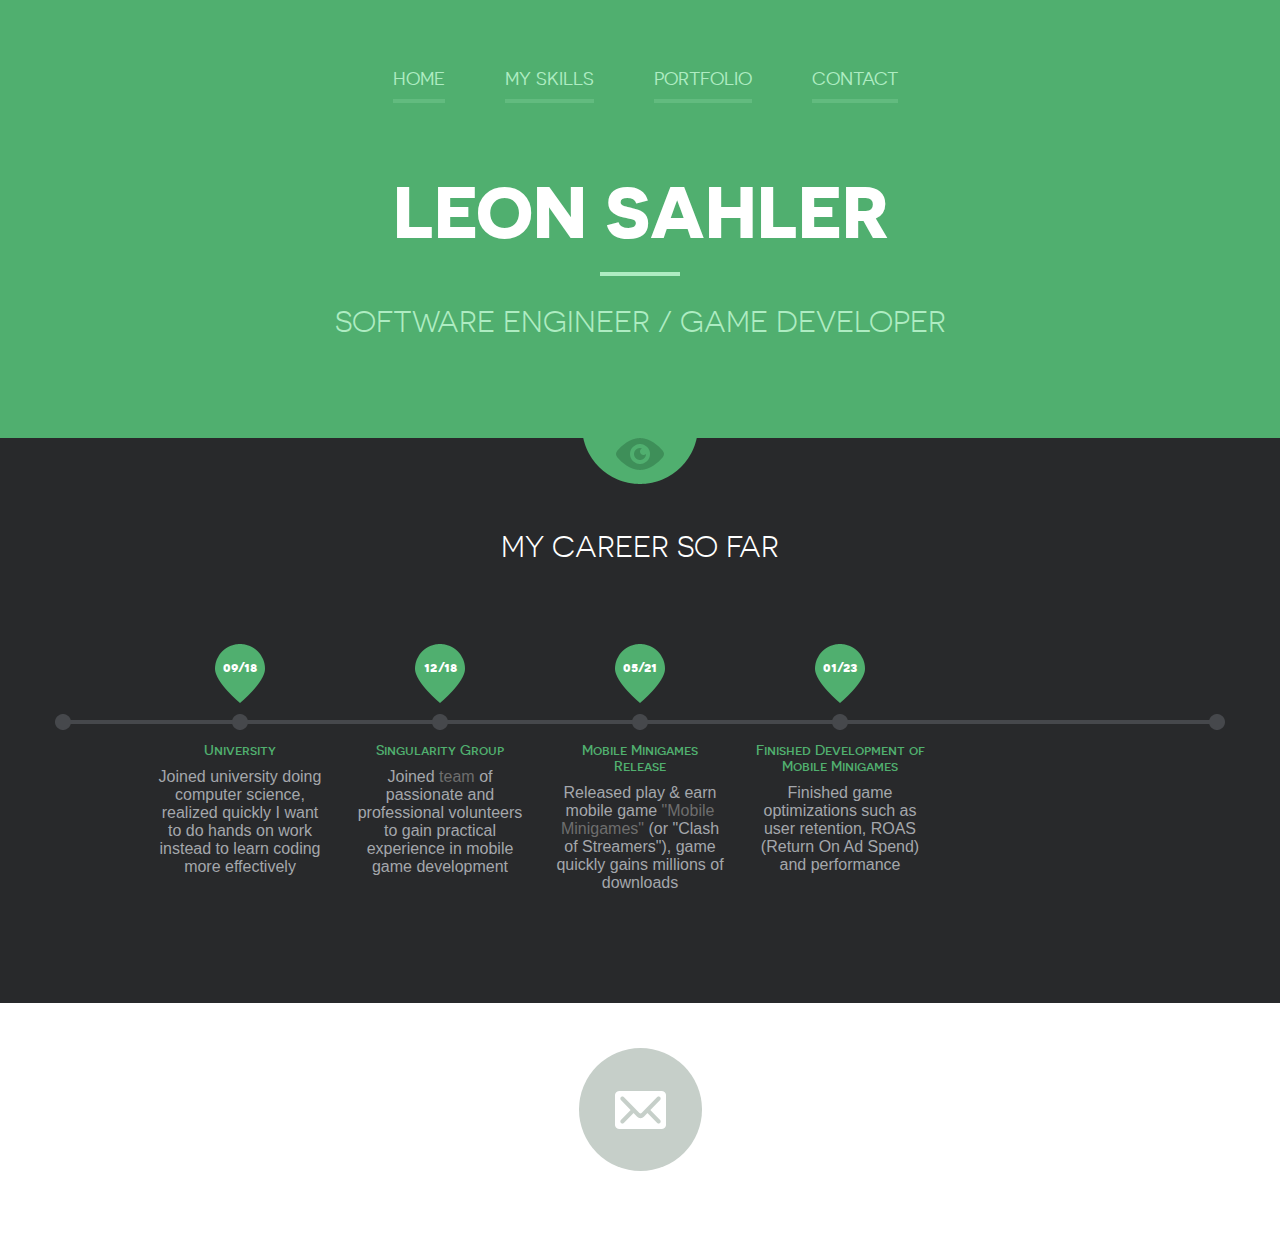
<file: StaticFiles/index.html>
<!DOCTYPE html>
<!--[if lte IE 8]> <html class="oldie" lang="en"> <![endif]-->
<!--[if IE 9]> <html class="ie9" lang="en"> <![endif]-->
<!--[if gt IE 9]><!--> <html lang="en"> <!--<![endif]-->
<head>
	<meta charset="utf-8">
	<meta name="viewport" content="width=device-width, initial-scale=1, maximum-scale=1, minimum-scale=1, user-scalable=no">
	<meta http-equiv="X-UA-Compatible" content="IE=edge,chrome=1">
	<meta name="format-detection" content="telephone=no">
	<title>Leon Sahler</title>
	<link rel="stylesheet" href="js/fancybox/jquery.fancybox.css" type="text/css" media="screen" />
	<link rel="stylesheet" href="css/all.css" />
	<link rel="stylesheet" href="css/screen.css" />
	<script src="https://code.jquery.com/jquery-3.6.0.min.js"></script>
	<script src="js/fancybox/jquery.fancybox.pack.js"></script>
	<script src="js/main.js"></script>
	<!--[if lt IE 9]>
		<script src="http://html5shiv.googlecode.com/svn/trunk/html5.js"></script>
	<![endif]-->
</head>
<body>
	<div id="wrapper">
		<div class="wrapper-holder">
			<header id="header">
				<a class="menu_trigger" href="#">menu</a>
					<nav id="nav">
						<ul>
							<li><a class="active" href="index.html">Home</a></li>
							<li><a href="myskills.html">My skills</a></li>
							<li><a href="portfolio.html">Portfolio</a></li>
							<li><a href="contact.html">Contact</a></li>
						</ul>
					</nav>
				<h1 class="logo">Leon Sahler</h1>
				<h2 class="slogan">Software Engineer / Game Developer</h2>
			</header>
		</div>
		<div class="wrapper-holder grey">
			<section id="main">
				<h2>My Career so far</h2>
				<div class="box_timeline_holder">
					<div class="box_timeline">
						<ul>
							<li>
								<div class="date">
									<span>09/18</span>
								</div>
								<h3>University</h3>
								<p>Joined university doing computer science, realized quickly I want to do hands on work instead to learn coding more effectively</p>
							</li>
							<li>
								<div class="date">
									<span>12/18</span>
								</div>
								<h3>Singularity Group</h3>
								<p>Joined <a href="https://singularitygroup.net/">team</a>  of passionate and professional volunteers to gain practical experience in mobile game development</p>
							</li>
							<li>
								<div class="date">
									<span>05/21</span>
								</div>
								<h3>Mobile Minigames Release</h3>
								<p>Released play & earn mobile game <a href="https://mobileminigames.com/">"Mobile Minigames"</a> (or "Clash of Streamers"), game quickly gains millions of downloads</a></p>
							</li>
							<li>
								<div class="date">
									<span>01/23</span>
								</div>
								<h3>Finished Development of Mobile Minigames</h3>
								<p>Finished game optimizations such as user retention, ROAS (Return On Ad Spend) and performance</p>
							</li>
							<!--<li>
								<div class="date">
									<span>11/13</span>
								</div>
								<h3>dolorem eum</h3>
								<p>Nodi tempora incidunt ut labore dolore magnam</p>
							</li> -->
						</ul>
					</div>
				</div>
			</section>
		</div>
		<footer id="footer">
			<div class="footer-content">
				<ul class="social">
					<li class="email"><a href="mailto:leonsahler@gmail.com">Email</a></li>
					<!-- <li class="facebook"><a href="#">Facebook</a></li> -->
					<!-- <li class="git"><a href="#">Google+</a></li> -->
				</ul>
				<!-- <p class="copy">Copyright 2023 Leon Sahler. All rights reserved.</p> -->
			</div>
		</footer>	
	</div>
	<script src="https://code.jquery.com/jquery-1.11.1.min.js"></script>
	<script src="js/isotope.pkgd.min.js"></script>
	<script src="js/cells-by-row.js"></script>
	<script type="text/javascript" src="js/fancybox/jquery.fancybox.pack.js"></script>
</body>
</html>
</file>
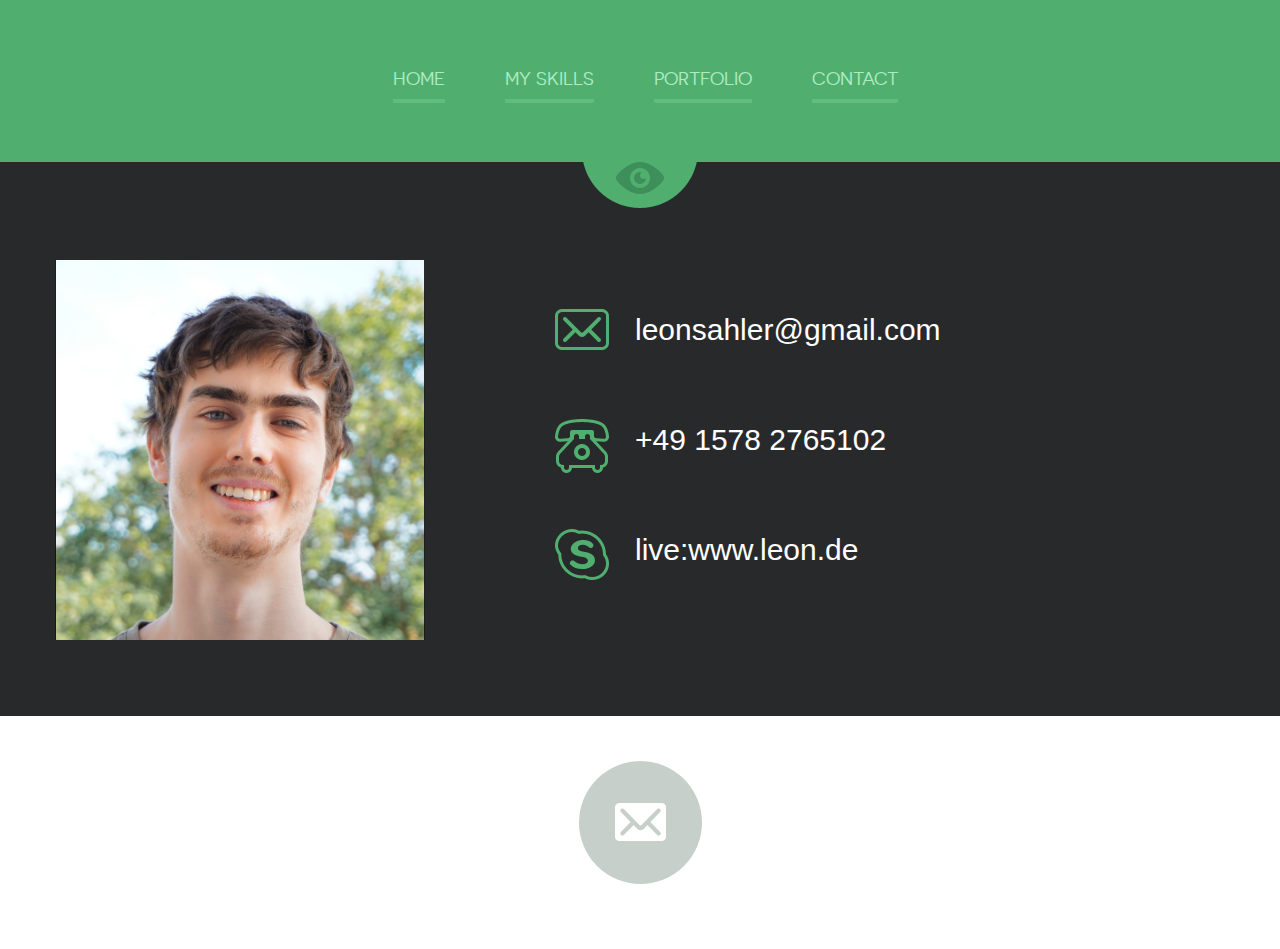
<file: StaticFiles/contact.html>
<!DOCTYPE html>
<!--[if lte IE 8]> <html class="oldie" lang="en"> <![endif]-->
<!--[if IE 9]> <html class="ie9" lang="en"> <![endif]-->
<!--[if gt IE 9]><!--> <html lang="en"> <!--<![endif]-->
<head>
	<meta charset="utf-8">
	<meta name="viewport" content="width=device-width, initial-scale=1, maximum-scale=1, minimum-scale=1, user-scalable=no">
	<meta http-equiv="X-UA-Compatible" content="IE=edge,chrome=1">
	<meta name="format-detection" content="telephone=no">
	<title>Leon Sahler</title>
	<link rel="stylesheet" href="js/fancybox/jquery.fancybox.css" type="text/css" media="screen" />
	<link rel="stylesheet" href="css/all.css" />
	<link rel="stylesheet" href="css/screen.css" />
	<script src="https://code.jquery.com/jquery-3.6.0.min.js"></script>
	<script src="js/fancybox/jquery.fancybox.pack.js"></script>
	<script src="js/main.js"></script>
	<!--[if lt IE 9]>
		<script src="http://html5shiv.googlecode.com/svn/trunk/html5.js"></script>
	<![endif]-->
</head>
<body>
	<div id="wrapper" class="portfolio">
		<div class="wrapper-holder">
			<header id="header">
				<a class="menu_trigger" href="#">menu</a>
					<nav id="nav">
						<ul>
							<li><a href="index.html">Home</a></li>
							<li><a href="myskills.html">My skills</a></li>
							<li><a href="portfolio.html">Portfolio</a></li>
							<li><a class="active" href="contact.html">Contact</a></li>
						</ul>
					</nav>
			</header>
		</div>
		<div class="wrapper-holder grey">
			<section id="main">
				<div class="images_holder"><img src="images/profile pic.png" alt=""></div>
				<div class="box_contact">
					<span class="email">leonsahler@gmail.com</span>
					<span class="phone">+49 1578 2765102</span>
					<span class="skype">live:www.leon.de</span>
				</div>
				<div class="clear"></div>
			</section>
		</div>
		<footer id="footer">
			<div class="footer-content">
				<ul class="social">
					<li class="email"><a href="mailto:leonsahler@gmail.com">Email</a></li>
					<!-- <li class="facebook"><a href="#">Facebook</a></li> -->
					<!-- <li class="google"><a href="#">Google+</a></li> -->
					<!-- <li class="twitter"><a href="#">Twitter</a></li> -->
					<!-- <li class="pinterest"><a href="#">Pinterest</a></li> -->
				</ul>
				<!-- <p class="copy">Copyright 2023 Leon Sahler. All rights reserved.</p> -->
			</div>
		</footer>	
	</div>
	<script src="https://code.jquery.com/jquery-1.11.1.min.js"></script>
	<script src="js/isotope.pkgd.min.js"></script>
	<script src="js/cells-by-row.js"></script>
	<script type="text/javascript" src="js/fancybox/jquery.fancybox.pack.js"></script>
</body>
</html>
</file>
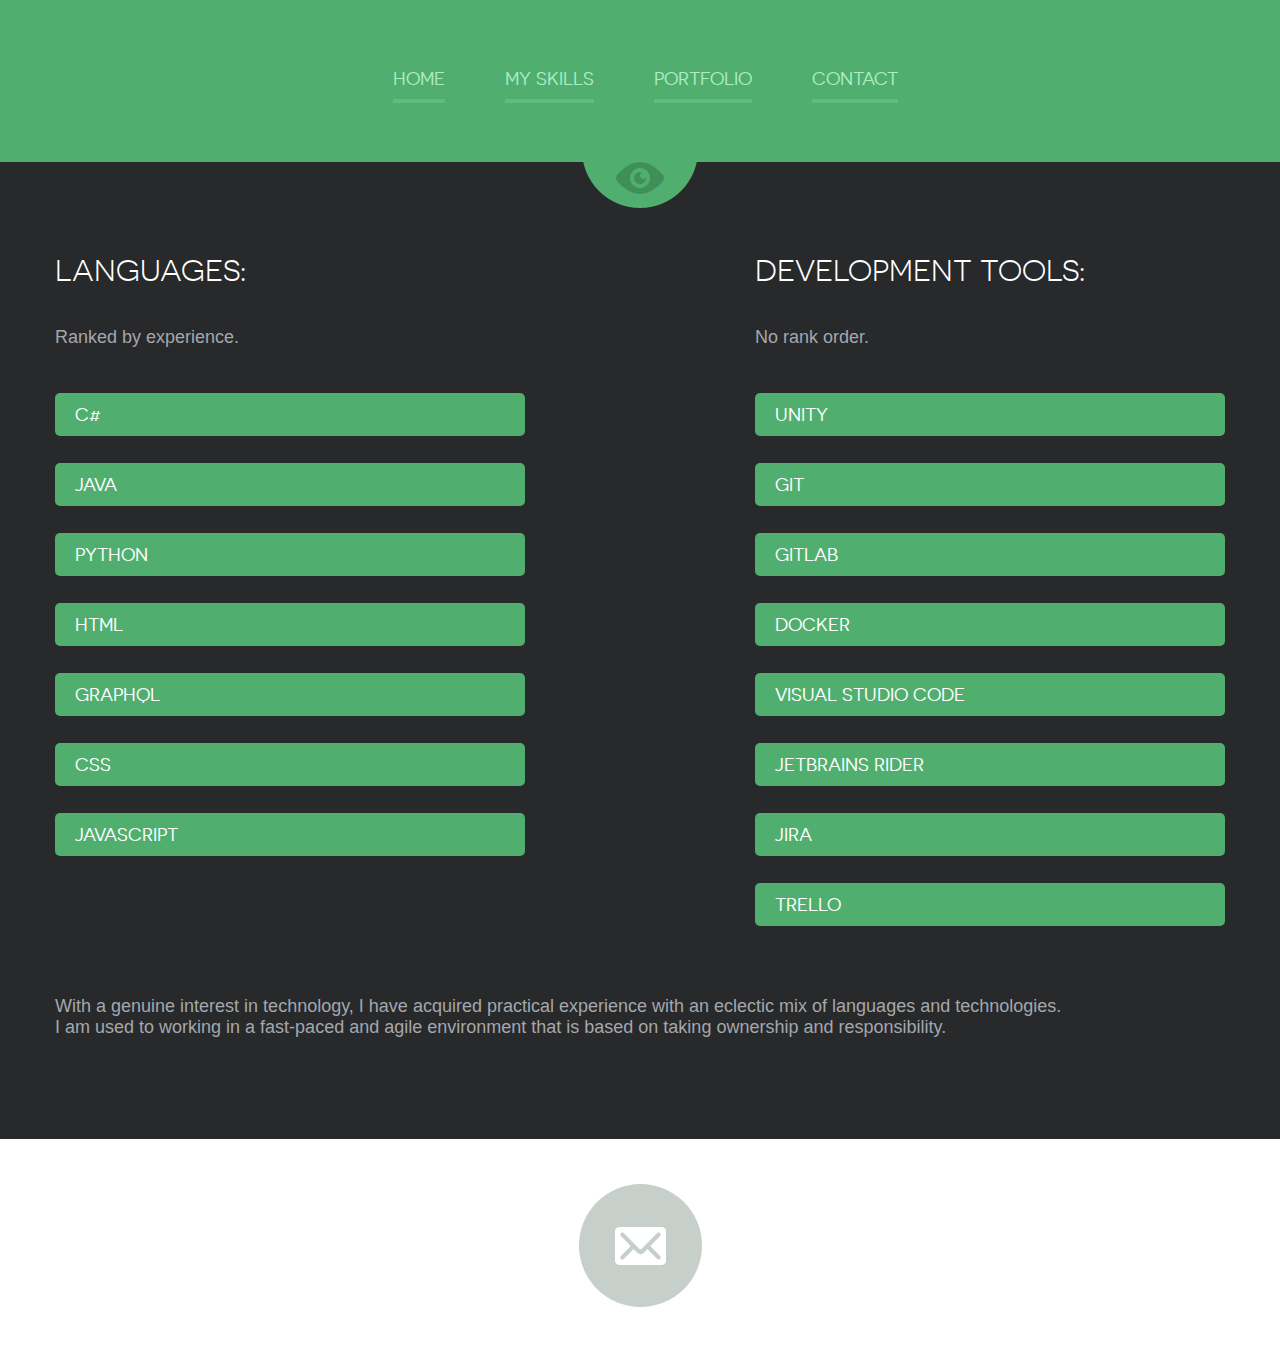
<file: StaticFiles/myskills.html>
<!DOCTYPE html>
<!--[if lte IE 8]> <html class="oldie" lang="en"> <![endif]-->
<!--[if IE 9]> <html class="ie9" lang="en"> <![endif]-->
<!--[if gt IE 9]><!--> <html lang="en"> <!--<![endif]-->
<head>
	<meta charset="utf-8">
	<meta name="viewport" content="width=device-width, initial-scale=1, maximum-scale=1, minimum-scale=1, user-scalable=no">
	<meta http-equiv="X-UA-Compatible" content="IE=edge,chrome=1">
	<meta name="format-detection" content="telephone=no">
	<title>Leon Sahler</title>
	<link rel="stylesheet" href="js/fancybox/jquery.fancybox.css" type="text/css" media="screen" />
	<link rel="stylesheet" href="css/all.css" />
	<link rel="stylesheet" href="css/screen.css" />
	<script src="https://code.jquery.com/jquery-3.6.0.min.js"></script>
	<script src="js/fancybox/jquery.fancybox.pack.js"></script>
	<script src="js/main.js"></script>
	<!--[if lt IE 9]>
		<script src="http://html5shiv.googlecode.com/svn/trunk/html5.js"></script>
	<![endif]-->
</head>
<body>
	<div id="wrapper" class="inner">
		<div class="wrapper-holder">
			<header id="header">
				<a class="menu_trigger" href="#">menu</a>
					<nav id="nav">
						<ul>
							<li><a href="index.html">Home</a></li>
							<li><a class="active" href="myskills.html">My skills</a></li>
							<li><a href="portfolio.html">Portfolio</a></li>
							<li><a href="contact.html">Contact</a></li>
						</ul>
					</nav>
			</header>
		</div>
		<div class="wrapper-holder grey">
			<section id="main">
				<div class="skills_holder">
					<div class="column">
						<h2>Languages:</h2>
						<p>Ranked by experience.</p>
						<ul class="progress">
							<li><span class="full">C#</span></li>
							<li><span class="full">Java</span></li>
							<li><span class="full">Python</span></li>
							<li><span class="full">Html</span></li>
							<li><span class="full">GraphQL</span></li>
							<li><span class="full">Css</span></li>
							<li><span class="full">Javascript</span></li>
						</ul>
					</div>
					<div class="column column-add">
						<h2>Development tools:</h2>
						<p>No rank order.</p>
						<ul class="progress">
							<li><span class="full">Unity</span></li>
							<li><span class="full">Git</span></li>
							<li><span class="full">Gitlab</span></li>
							<li><span class="full">Docker</span></li>
							<li><span class="full">Visual Studio Code</span></li>
							<li><span class="full">JetBrains Rider</span></li>
							<li><span class="full">Jira</span></li>
							<li><span class="full">Trello</span></li>
						</ul>
					</div>
				</div>
				<!-- <ul class="plagin_list">
					<li class="li_1"><a href="#">ps</a></li>
					<li class="li_2"><a href="#">ai</a></li>
					<li class="li_3"><a href="#">ld</a></li>
					<li class="li_4"><a href="#">fl</a></li>
					<li class="li_5"><a href="#">html</a></li>
					<li class="li_6"><a href="#">wp</a></li>
					<li class="li_7"><a href="#">jq</a></li>
					<li class="li_8"><a href="#">seo</a></li>
				</ul>
				<ul class="plagin_list none">
					<li class="li_1"><a href="#">ps</a></li>
					<li class="li_2"><a href="#">ai</a></li>
					<li class="li_3"><a href="#">ld</a></li>
					<li class="li_4"><a href="#">fl</a></li>
				</ul>
				<ul class="plagin_list none">
					<li class="li_5"><a href="#">html</a></li>
					<li class="li_6"><a href="#">wp</a></li>
					<li class="li_7"><a href="#">jq</a></li>
					<li class="li_8"><a href="#">seo</a></li>
				</ul> -->
				<p>With a genuine interest in technology, I have acquired practical experience with an eclectic mix of languages and technologies.<br>
					I am used to working in a fast-paced and agile environment that is based on taking ownership and responsibility.</p>
				<!-- <p>I am used to working in a fast-paced and agile environment that is based on taking ownership and responsibility.</p> -->
			</section>
		</div>
		<footer id="footer">
			<div class="footer-content">
				<ul class="social">
					<li class="email"><a href="mailto:leonsahler@gmail.com">Email</a></li>
					<!-- <li class="facebook"><a href="#">Facebook</a></li> -->
					<!-- <li class="google"><a href="#">Google+</a></li> -->
					<!-- <li class="twitter"><a href="#">Twitter</a></li> -->
					<!-- <li class="pinterest"><a href="#">Pinterest</a></li> -->
				</ul>
				<!-- <p class="copy">Copyright 2023 Leon Sahler. All rights reserved.</p> -->
			</div>
		</footer>	
	</div>
	<script src="https://code.jquery.com/jquery-1.11.1.min.js"></script>
	<script src="js/isotope.pkgd.min.js"></script>
	<script src="js/cells-by-row.js"></script>
	<script type="text/javascript" src="js/fancybox/jquery.fancybox.pack.js"></script>
</body>
</html>
</file>
<file: StaticFiles/css/all.css>
@font-face {
    font-family: 'novecentosanswide';
    src: url('../fonts/novecentosanswide-normal-webfont.eot');
    src: url('../fonts/novecentosanswide-normal-webfont.eot?#iefix') format('embedded-opentype'),
         url('../fonts/novecentosanswide-normal-webfont.woff') format('woff'),
         url('../fonts/novecentosanswide-normal-webfont.ttf') format('truetype'),
         url('../fonts/novecentosanswide-normal-webfont.svg#novecento_sans_widenormal') format('svg');
    font-weight: normal;
    font-style: normal;
}
@font-face {
    font-family: 'novecentosanswide';
    src: url('../fonts/novecentosanswide-bold-webfont.eot');
    src: url('../fonts/novecentosanswide-bold-webfont.eot?#iefix') format('embedded-opentype'),
         url('../fonts/novecentosanswide-bold-webfont.woff') format('woff'),
         url('../fonts/novecentosanswide-bold-webfont.ttf') format('truetype'),
         url('../fonts/novecentosanswide-bold-webfont.svg#novecentosanswidebold') format('svg');
    font-weight: bold;
    font-style: normal;
}
@font-face {
    font-family: 'novecento_sans_widebook';
    src: url('../fonts/novecentosanswide-book-webfont.eot');
    src: url('../fonts/novecentosanswide-book-webfont.eot?#iefix') format('embedded-opentype'),
         url('../fonts/novecentosanswide-book-webfont.woff') format('woff'),
         url('../fonts/novecentosanswide-book-webfont.ttf') format('truetype'),
         url('../fonts/novecentosanswide-book-webfont.svg#novecento_sans_widebook') format('svg');
    font-weight: normal;
    font-style: normal;
}
@font-face {
    font-family: 'novecento_sans_widemedium';
    src: url('../fonts/novecentosanswide-medium-webfont.eot');
    src: url('../fonts/novecentosanswide-medium-webfont.eot?#iefix') format('embedded-opentype'),
         url('../fonts/novecentosanswide-medium-webfont.woff') format('woff'),
         url('../fonts/novecentosanswide-medium-webfont.ttf') format('truetype'),
         url('../fonts/novecentosanswide-medium-webfont.svg#novecento_sans_widemedium') format('svg');
    font-weight: normal;
    font-style: normal;
}
html, body, div, span, applet, object, iframe,
h1, h2, h3, h4, h5, h6, p, blockquote, pre,
a, abbr, acronym, address, big, cite, code,
del, dfn, em, img, ins, kbd, q, s, samp,
small, strike, sub, sup, tt, var,
b, u, i, center,
dl, dt, dd, ol, ul, li,
fieldset, form, label, legend,
table, caption, tbody, tfoot, thead, tr, th, td,
article, aside, canvas, details, figcaption, figure, 
footer, header, hgroup, menu, nav, section, summary,
time, mark, audio, video {
	margin: 0;
	padding: 0;
	border: 0;
	font-size: 100%;
	font: inherit;
	vertical-align: baseline;
}

#comment_box {
	/*
	background-color: #f2f2f2;
	max-height: 650px;
	overflow: hidden;
    */
	position: relative;
	width: 900px;
	margin-bottom: 20px;
	width: 99%;
}



.comment_box input {
	width: 79%;
	padding: 1rem;
	font-size: 1rem;
	border: none;
	border-bottom: 2px solid #ddd;
	outline: none;
	margin-bottom: 1rem;
}


.comment_box textarea {
	font-size: 16px;
	border: none;
	border-bottom: 2px solid #ddd;
	outline: none;
}

.comment {
	background-color: #eaeaea;
	padding: 10px;
	margin-bottom: 10px;
	border: 1px solid #cccccc;

	display: flex;
	flex-direction: column;
	position: relative;
	padding: 10px;
	border: 1px solid #ccc;
	margin-bottom: 10px;
}

.comment .edit-comment,
.comment .delete-comment {
	position: absolute;
	top: 5px;
	padding: 0;
	margin: 0;
	background: none;
	border: none;
	cursor: pointer;
	text-decoration: none;
	color: #000;
}

.comment .edit-comment:hover,
.comment .delete-comment:hover {
	text-decoration: underline;
}



.comment .edit-comment {
	right: 50px;
	margin-right: 10px; /* add a margin to create space */
}

.comment .delete-comment {
	right: 10px;
}

.edit-comment-textarea {
	max-width: 100%;
	max-height: 150px;
	width: 100%;
	resize: vertical;
}


.comment .author {
	margin-top: -22px;
	opacity: 0.8;
	color: black !important;
	width: 15%;
	display: flex;
	justify-content: space-between;
}

.comment .time {
	color: black !important;
	opacity: 0.6;
	margin-left: 10px;
	font-size: 12px;
	white-space: nowrap;
}

.comment p.text {
	margin-top: -17px;
	color: black;
	opacity: 0.8;
}

#comment_button {
	position: relative;
	right: 5px;
	background: none;
	cursor: pointer;


	display: inline;
	margin-left: 10px;
	border: none;
	width: 5%;
}

#comment_ul {
	height: calc(100% - 40px); /* set the height of chat history to be 100% minus the height of the input and checkboxes */
	padding: 20px;
	border: 1px solid #ccc;
	overflow-y: scroll; /* add a scrollbar for overflow content */
}

.comment_list {
	max-height: 400px;
	overflow-y: scroll;
}

.github_button {
	border: none;
	color: white;
	padding: 15px 32px;
	text-align: center;
	text-decoration: none;
	display: inline-block;
	font-size: 16px;
	margin: 4px 2px;
	cursor: pointer;
	border-radius: 5px;
}

.github_button:hover {
	text-decoration: underline;
}


#chat_container {
	position: relative;
	height: 650px; /* set the fixed height */
	/* width: 900px;*/
	width: 900px;
	background-color: #f2f2f2;
	overflow: hidden; /* hide any overflow content */
}

#chat_history {
	height: calc(100% - 40px); /* set the height of chat history to be 100% minus the height of the input and checkboxes */
	padding: 20px;
	border: 1px solid #ccc;
	overflow-y: scroll; /* add a scrollbar for overflow content */
}

.clear_button_container {
	align-items: center;
	display: flex;
	justify-content: flex-start;
	margin-top: 10px;
}

.clear_button {
	border: none;
	z-index: 1;
	background-color: transparent;
	color: #555;
	cursor: pointer;
	font-size: 16px;
	padding: 0;
	margin-right: 10px;
	margin-left: 0px;
	margin-top: 25px;
}
  
.clear_button:hover {
	text-decoration: underline;
}

.chat_input_container {
	display: flex;
    align-items: center;
    justify-content: center;
    position: relative;
    margin-top: -30px;
  }
  
.chat_input {
	width: 70%;
	padding: 12px;
	font-size: 16px;
	border: none;
	border-bottom: 2px solid #ddd;
	outline: none;
}

.send_button {
	position: relative;
	right: 5px;
	background: none;
	cursor: pointer;

	display: inline-block;
	margin-left: 10px;
	border: none;
	width: 5%;
}

.send_icon {
	font-size: 20px;
	color: #555;
}

.loader_icon {
	position: absolute;
	top: 50%;
	left: 50%;
	transform: translate(-50%, -50%);
	display: none;
	width: 14px;
	height: 14px;
	border: 2px solid #555;
	border-top: 2px solid transparent;
	border-radius: 50%;
	animation: spin 0.6s linear infinite;
	pointer-events: none;
}


@keyframes spin {
0% {
	transform: translate(-50%, -50%) rotate(0deg);
}
100% {
	transform: translate(-50%, -50%) rotate(360deg);
}
}

.send_button.loading .send_icon {
display: none;
}

.send_button.loading .loader_icon {
display: block;
}



.user_message {
	margin-top: 10px;
	border-bottom: 1px dotted #ccc;
	word-wrap: break-word;
}

.bot_message {
	margin-bottom: 10px;
	border-bottom: 1px dotted #ccc;
	word-wrap: break-word;
	background-color: #eaeaea;
}

#checkboxes {
	display: flex;
	justify-content: center;
}
#checkbox_container {
	position: relative;
	padding-left: 35px;
	margin-right: 10px;
	cursor: pointer;
}
#checkbox_container input {
	position: absolute;
	opacity: 0;
	cursor: pointer;
	height: 0;
	width: 0;
}
#checkmark {
	position: absolute;
	top: 0;
	left: 0;
	height: 25px;
	width: 25px;
	background-color: #eee;
	border-radius: 50%;
}
#checkbox_container:hover input ~ .checkmark {
	background-color: #ccc;
}
#checkbox_container input:checked ~ .checkmark {
	background-color: #2196F3;
}
#checkmark:after {
	content: "";
	position: absolute;
	display: none;
}
#checkbox_container input:checked ~ .checkmark:after {
	display: block;
}
#checkbox_container .checkmark:after {
	top: 9px;
	left: 9px;
	width: 7px;
	height: 7px;
	border-radius: 50%;
	background: white;
}


article, aside, details, figcaption, figure, 
footer, header, hgroup, menu, nav, section {
	display: block;
}

img {
	vertical-align: middle;
}

ol, ul {
	list-style: none;
}

blockquote, q {
	quotes: none;
}

blockquote:before, blockquote:after,
q:before, q:after {
	content: '';
	content: none;
}

table {
	border-collapse: collapse;
	border-spacing: 0;
}

a[href], label[for], select, 
input[type=checkbox], input[type=radio] {
	cursor: pointer;
}

button, input[type=button], input[type=image], 
input[type=reset], input[type=submit] {
	padding: 0;
	overflow: visible;
	cursor: pointer;
}
input[type=text], input[type=email], input[type=reset], input[type=button], input[type=submit], button{
	-webkit-appearance: none;
	-webkit-border-radius: 0;
}
input[type=url], input[type=password], input[type=text], input[type=email], input[type=reset], input[type=button], input[type=submit], button, textarea{
     -webkit-appearance: none;
     -webkit-border-radius: 0;
     box-sizing: border-box;-webkit-box-sizing: border-box; -moz-box-sizing: border-box;
}

button::-moz-focus-inner, 
input[type=button]::-moz-focus-inner, 
input[type=image]::-moz-focus-inner, 
input[type=reset]::-moz-focus-inner, 
input[type=submit]::-moz-focus-inner {
	border: 0;
}


body,
html {height: 100%;}
body{
	margin:0;
	color:#a4a7ac;
	font:18px Arial, Helvetica, sans-serif;
	-webkit-text-size-adjust: none; 
}
img{border-style:none; vertical-align: top;}
a{text-decoration:none; color:#6e6e6e;}
a:hover{text-decoration:underline;}
#wrapper{
	width:100%;
	height: 100%;
	display:table;
}
.wrapper-holder {
	width:100%;
    display:table-row;
    background: #50af6f;
}
.wrapper-holder.grey{background: #28292b;}
#header {
	max-width: 1170px;
	margin: 0 auto;
	padding: 69px 0 50px;
	position:relative;
}
.menu_trigger{
	width: 31px;
	height: 31px;
	right:0;
	background: url(../images/btn_mobile_menu.png) no-repeat;
	text-indent: -9999em;
	display: none;
	top: 5px;
	position: absolute;
}
.logo {
	text-align:center;
	font-family: 'novecentosanswide';
	font-weight:bold;
	color: #fff;
	font-size: 72px;
	line-height: 74px;
	display: block;
	text-transform: uppercase;
	margin: 85px 0 23px;
}
#nav {
	position: relative;
	display: table;
	margin: 0 auto 22px;
	padding: 0 0 0 10px;
}
#nav ul {
	text-align: center;
}
#nav ul li {
	float: left;
	padding: 0 0 0 60px;
}
#nav ul li:first-child{padding: 0;}
#nav ul a {
	color: #aeecc2;
	font-size: 18px;
	line-height: 20px;
	text-transform: uppercase;
	padding: 0 0 10px;
	border-bottom: 4px solid #62bb7f;
	font-family: 'novecentosanswide';
	font-weight: normal;
}
#nav ul a:hover,#nav ul a.active{
	color: #fff;
	border-bottom: 4px solid #fff;
	text-decoration: none;
	-webkit-transition: all 0.5s ease-in-out;
-moz-transition: all 0.5s ease-in-out;
-o-transition: all 0.5s ease-in-out;
transition: all 0.5s ease-in-out;
}
h2.slogan{
	display: block;
	text-align: center;
	text-transform: uppercase;
	font-family: 'novecento_sans_widebook';
	font-size: 30px;
	line-height: 32px;
	color: #aeecc2;
	padding: 34px 0 50px 0;
	background: url(../images/slogan_bg.gif) no-repeat 50% 0;
}
/*main
 */
#main{
	max-width: 1170px;
	margin: 0 auto;
	padding: 93px 0 76px;
	position:relative;
	background: url(../images/icon_header.png) no-repeat 50% 0;
}
#main h2{
	display: block;
	text-align: center;
	text-transform: uppercase;
	font-family: 'novecento_sans_widebook';
	font-size: 30px;
	line-height: 32px;
	color: #fff;
	margin: 0 0 81px;
}
.box_timeline_holder{
	background: url(../images/bg_timeline_l.png) no-repeat 0 70px;
	position: relative;
	padding: 0 0 0 100px;
	overflow: hidden;
}
.box_timeline{
	background: url(../images/bg_timeline_r.png) no-repeat 100% 70px;
	position: relative;
	padding: 0 100px 0 0;
	overflow: hidden;
}
.box_timeline ul{
	position: relative;
	background: url(../images/bg_ul.gif) repeat-x 0 76px;
	overflow: hidden;
}
.box_timeline ul li{
	float:left;
	width: 170px;
	margin: 0 0 0 30px;
	background: url(../images/bg_ul.gif) repeat-x 0 76px;
}
.box_timeline ul li:first-child{margin: 0;}
.box_timeline ul li .date{
	background: url(../images/bg_timeline_c.png) no-repeat 50% 0;
	height: 86px;
	width: 170px;
	margin: 0 auto 12px;
	overflow: hidden;
}
.box_timeline ul li .date span{
	font-family: 'novecentosanswide';
	font-weight:bold;
	color: #fff;
	font-size: 14px;
	line-height: 16px;
	display: block;
	text-align: center;
	padding: 15px 0 0 0;
}
.box_timeline h3{
	font-family: 'novecento_sans_widemedium';
	color: #50af6f;
	font-size: 14px;
	line-height: 16px;
	display: block;
	text-align: center;
	margin: 0 0 10px;
}
.box_timeline p{
	font-family: Arial, Helvetica, sans-serif;
	color: #a4a7ac;
	font-size: 16px;
	line-height: 18px;
	display: block;
	text-align: center;
	margin: 0 0 10px;
}
/*skills*/
#main .skills_holder h2{text-align: left;margin: 0 0 40px;}
.skills_holder{
	width: 100%;
	overflow: hidden;
	margin: 0 0 40px;
}
.skills_holder .column {
	width: 470px;
	float: left;
	margin: 0 10px 0 0;
}
.skills_holder .column.column-add {
	float: right;
	margin: 0;
}
.progress{
	overflow: hidden;
	width: 100%;
	margin: 20px 0 3px 0;
}
.progress li{
	overflow: hidden;
	height: 43px;
	line-height: 43px;
	background: #46484c;
	border-radius: 5px;
	behavior: url(css/PIE.htc);
	margin: 0 0 27px;
}
.progress li span{
	background: #50af6f;
	color: #fff;
	text-transform:uppercase;
	display: block;
	font-family: 'novecentosanswide';
	font-weight: normal;
	font-size: 18px;
	padding: 0 0 0 20px;
}
.progress li span.full{width: 100%;}
/* .progress li span.illustrator{width: 70%;} */
/* .progress li span.indesign{width: 40%;} */
/* .progress li span.flash{width: 80%;} */
/* .progress li span.html{width: 75%;} */
/* .progress li span.wordpress{width: 85%;} */
/* .progress li span.jquery{width: 70%;} */
/* .progress li span.seo{width: 40%;} */
.plagin_list{
	width: 100%;
	overflow: hidden;
	margin: 0 0 65px;
}
.plagin_list li{
	float:left;
	margin: 0 0 0 25px;
	border-radius: 50%;
	behavior: url(css/PIE.htc);
	text-indent: -9999px;
	background: #28292b;
	width: 121px;
	height: 121px;
	position:relative;
	display: inline-block;
	border: 1px solid #46484c;
}
.plagin_list li:first-child{margin: 0;}
.plagin_list li a{
	display: block;
	vertical-align: middle;
	height: 100%;
	position: relative;
}
.plagin_list li.li_1 a{background: url(../images/icon_ps.png) no-repeat 50% 50% ;}
.plagin_list li.li_2 a{background: url(../images/icon_ai.png) no-repeat 50% 50% ;}
.plagin_list li.li_3 a{background: url(../images/icon_ld.png) no-repeat 50% 50% ;}
.plagin_list li.li_4 a{background: url(../images/icon_fl.png) no-repeat 50% 50% ;}
.plagin_list li.li_5 a{background: url(../images/icon_html.png) no-repeat 50% 50% ;}
.plagin_list li.li_6 a{background: url(../images/icon_wp.png) no-repeat 50% 50% ;}
.plagin_list li.li_7 a{background: url(../images/icon_jq.png) no-repeat 50% 50% ;}
.plagin_list li.li_8 a{background: url(../images/icon_seo.png) no-repeat 50% 50% ;}
.wrapper-holder.grey p{padding: 0 0 25px;}
.plagin_list.none{display: none;}

/*portfolio*/
.sub_nav {
	position: relative;
	display: table;
	margin: 0 auto 79px;
	padding: 0 0 0 10px;
	text-align: center;
}
.sub_nav li {
	padding: 0 0 0 45px;
	display: inline-block;
}
/* .sub_nav li:first-child{padding: 0;} */
.sub_nav a {
	color: #a4a7ac;
	font-size: 14px;
	line-height: 16px;
	text-transform: uppercase;
	padding: 0 0 10px;
	border-bottom: 4px solid #3b3c3e;
	font-family: 'novecentosanswide';
	font-weight: normal;
}
.sub_nav a:hover,.sub_nav a.active{
	color: #50af6f;
	border-bottom: 4px solid #50af6f;
	text-decoration: none;
	-webkit-transition: all 0.5s ease-in-out;
-moz-transition: all 0.5s ease-in-out;
-o-transition: all 0.5s ease-in-out;
transition: all 0.5s ease-in-out;
}
/* begin add */
.sub_nav li {
	color: #a4a7ac;
	font-size: 14px;
	line-height: 16px;
	text-transform: uppercase;
	margin: 0 22px;
	padding: 0 0 10px;
	border-bottom: 4px solid #3b3c3e;
	font-family: 'novecentosanswide';
	font-weight: normal;
}
.sub_nav li:hover,.sub_nav .active {
	color: #50af6f;
	border-bottom: 4px solid #50af6f;
	text-decoration: none;
	cursor: pointer;
	-webkit-transition: all 0.5s ease-in-out;
	-moz-transition: all 0.5s ease-in-out;
	-o-transition: all 0.5s ease-in-out;
	transition: all 0.5s ease-in-out;
}
/* end add */
.item-list {
	overflow: hidden;
	text-align:center;
	margin: 0 0 0 -24px;
}
.item-list li {
	display:inline-block;
	margin: 0 0 25px 24px;
	vertical-align: top;
	font-size: 0;
}
.item {
	text-align: center;
	width: 270px;
	margin: 0 auto;
}
.item .image {
	position: relative;
}
.item .image img {
	max-width: 100%;
	height:auto;
	border-radius: 50%;
}
.item .hover {
	display: none;
	height: 100%;
    left: 0;
    position: absolute;
    top: 0;
    width: 100%;
    background: #6abb84;
	opacity: 0.9;
	border-radius: 50%;
	behavior: url(css/PIE.htc);
}
.item .hover.active{display: block;}
.item .item-content {
	position: relative;
	display: table-cell;
	vertical-align: middle;
	height: 270px;
	z-index: 400;
	padding: 0 30px;
}
.item a{
	text-decoration: none;
}
.item .item-content h4{
	display: block;
	background: url(../images/bg_white_border.gif) no-repeat 50% 100%;
	color: #fff;
	text-transform: uppercase;
	font-family: 'novecentosanswide';
	font-weight:bold;
	font-size: 14px;
	line-height: 16px;
	padding: 0 0 20px;
	text-align: center;
	margin: 0 0 15px;
}
.item .item-content p{
	color: #fff;
	text-align: center;
	display: block;
	font-size: 15px;
	line-height: 17px;
}
/*contact*/
.clear{clear: both;}
.images_holder{
	float: left;
	margin:5px 130px 0 0;
	width: 370px;
}
.images_holder img{
	width: 100%;
	height: auto;
	display: inline;
}
.box_contact{
	overflow:hidden;
	margin: 54px 0 0 0;
}
.box_contact span{
	color: #fff;
	/* font-family: 'novecento_sans_widebook'; */
	font-size: 30px;
	line-height: 32px;
	/* text-transform: uppercase; */
	display: block;
	margin: 0 0 55px;
	padding: 5px 0 18px 80px;
}
.box_contact span.email{background: url(../images/icon_email2.png) no-repeat;}
.box_contact span.phone{background: url(../images/icon_phone.png) no-repeat;}
.box_contact span.skype{background: url(../images/icon_skype.png) no-repeat;}
/*footer
 */
#footer {
    width:100%;
    overflow:hidden;
    display:table-footer-group;
    background:#fff;
}
.footer-content {
	max-width: 1170px;
	margin: 0 auto;
	padding: 45px 0 20px;
	color: #a5a5a5;
}
.footer-content .social{
	display: flex;
	justify-content: center;
	align-items: center;
	overflow:hidden; 
	margin: 0 auto 45px; 
	width: 670px; 
}
.footer-content .social li{
	float:left;
	margin: 0 0 0 10px;
	border-radius: 50%;
	behavior: url(css/PIE.htc);
	text-indent: -9999px;
	background: #c6cfc9;
	width: 123px;
	height: 123px;
	position:relative;
	display: table;
}
.footer-content .social li:first-child{margin: 0;}
.footer-content .social li:hover{
	background: #50af6f;
	-webkit-transition: all 0.5s ease-in-out;
-moz-transition: all 0.5s ease-in-out;
-o-transition: all 0.5s ease-in-out;
transition: all 0.5s ease-in-out;
}
.footer-content .social li a{
	display: table-cell;	
	position: relative;
}
.footer-content .social li.email a{background: url(../images/icon_email.png) no-repeat 50% 50% ;}
/* .footer-content .social li.facebook a{background: url(../images/icon_fb.png) no-repeat 50% 50%;} */
/* .footer-content .social li.google a{background: url(../images/icon_gl.png) no-repeat 50% 50% ;} */
/* .footer-content .social li.twitter a{background: url(../images/icon_tw.png) no-repeat 50% 50% ;} */
/* .footer-content .social li.pinterest a{background: url(../images/icon_pn.png) no-repeat 50% 50%;} */
.footer-content p{
	font:18px/20px Arial, Helvetica, sans-serif;
	display: block;
	text-align: center;
	color: #929c95;
}
/* begin add	 */
.popup_portfolio{
	max-width: 1132px;
}
.popup_portfolio h3{
	padding-top:26px;
	font-family: 'novecentosanswide';
	font-weight:bold;
	color: #63666a;
	font-size: 18px;
	line-height: 18px;
	text-transform: uppercase;
}
.popup_portfolio time{
	font-family: 'novecentosanswide';
	color: #abacaf;
	font-size: 12px;
	line-height: 12px;
	text-transform: uppercase;
}
.popup_portfolio p{
	padding: 17px 0 8px;
	color: #808286;
	font-size: 16px;
	line-height: 30px;
}
.popup_portfolio img {
	width: 100%;
	height: auto;
	border-radius: 8px;
}
.fancybox-close {
	width: 46px;
	height: 46px;
	top: -23px;
	right: -20px;
	background-image: url(../images/ico_btn-close.png);
}
.fancybox-opened .fancybox-skin{
	padding: 20px !important;
	border-radius: 10px;
}
.fancybox-nav {
	display: none;
}
/* end add	 */

@media (-webkit-min-device-pixel-ratio:2) ,(min--moz-device-pixel-ratio:2),(-o-min-device-pixel-ratio:2/1),(min-device-pixel-ratio:2),(min-resolution:192dpi),(min-resolution:2dppx){
	#main {
		background-image: url(../images/icon_header@x2.png);
		background-size:114px 46px;
	}
	.menu_trigger{
		background-image: url(../images/btn_mobile_menu@x2.png);
		background-size:31px 30px;
	}
	.slogan{
		background-image: url(../images/slogan_bg@x2.gif);
		background-size:80px 4px;
	}
	.box_timeline_holder{
		background-image: url(../images/bg_timeline_l@x2.png);
		background-size:100px 16px;
	}
	.box_timeline{
		background-image: url(../images/bg_timeline_r@x2.png);
		background-size:100px 16px;
	}
	.box_timeline ul li .date{
		background-image: url(../images/bg_timeline_c@x2.png);
		background-size:50px 86px;
	}
	.footer-content .social li.email a{
		background-image: url(../images/icon_email@x2.png);
		background-size:51px 38px;
	}
	.footer-content .social li.facebook a{
		background-image: url(../images/icon_fb@x2.png);
		background-size:20px 38px;
	}
	.footer-content .social li.google a{
		background-image: url(../images/icon_gl@x2.png);
		background-size:42px 38px;
	}
	.footer-content .social li.twitter a{
		background-image: url(../images/icon_tw@x2.png);
		background-size:44px 34px;
	}
	.footer-content .social li.pinterest a{
		background-image: url(../images/icon_pn@x2.png);
		background-size:38px 38px;
	}
	.plagin_list li.li_1 a{
		background-image: url(../images/icon_ps@x2.png);
		background-size:49px 42px;
	}
	.plagin_list li.li_2 a{
		background-image: url(../images/icon_ai@x2.png);
		background-size:45px 42px;
	}
	.plagin_list li.li_3 a{
		background-image: url(../images/icon_ld@x2.png);
		background-size:40px 43px;
	}
	.plagin_list li.li_4 a{
		background-image: url(../images/icon_fl@x2.png);
		background-size:34px 42px;
	}
	.plagin_list li.li_5 a{
		background-image: url(../images/icon_html@x2.png);
		background-size:39px 55px;
	}
	.plagin_list li.li_6 a{
		background-image: url(../images/icon_wp@x2.png);
		background-size:55px 55px;
	}
	.plagin_list li.li_7 a{
		background-image: url(../images/icon_jq@x2.png);
		background-size:87px 20px;
	}
	.plagin_list li.li_8 a{
		background-image: url(../images/icon_seo@x2.png);
		background-size:60px 24px;
	}
	.box_contact span.email{
		background-image: url(../images/icon_email2@x2.png);
		background-size:54px 41px;
	}
	.box_contact span.phone{
		background-image: url(../images/icon_phone@x2.png);
		background-size:54px 54px;
	}
	.box_contact span.skype{
		background-image: url(../images/icon_skype@x2.png);
		background-size:54px 51px;
	}
/* begin add	 */
	.fancybox-close {
		background-image: url(../images/ico_btn-close@x2.png);
		background-size:46px 46px;
	}
/* end add	 */
}
</file>
<file: StaticFiles/css/screen.css>
@media only screen and (max-width : 1210px) {
}
@media only screen and (max-width : 1190px) {
	#main {margin:0 20px;}
	.box_timeline_holder{padding: 0 0 0 60px;}
	.box_timeline{padding: 0 60px 0 0;}
	.box_timeline ul li{margin: 0 0 0 25px;}
	.skills_holder .column{width: 450px;}
	.plagin_list li{margin: 0 0 0 2%;display: inline-block;float: none;width: 10%;height: 110px;}
	.item-list{margin: 0;}
/* 	.item-list li{ width: 30%; margin-left: 0;text-align: center;} */

	#container.item-list{width: 900px; margin: 0 auto;}
}
@media only screen and (max-width : 1130px) {
	.box_timeline_holder{padding: 0 0 0 40px;}
	.box_timeline{padding: 0 40px 0 0;}
	.box_timeline ul li{margin: 0 0 0 15px;}
	.images_holder{margin: 5px 80px 0 0;}
	.box_contact span{font-size: 25px;}
}
@media only screen and (max-width : 1100px) {
	.plagin_list li{ }
}
@media only screen and (max-width : 1050px) {
	.box_timeline_holder{padding: 0 0 0 20px;}
	.box_timeline{padding: 0 20px 0 0;}
	.box_timeline ul li{margin: 0 0 0 5px;}
	.plagin_list li{ height: 90px;}
/* 	.item-list li{ width: 49%;} */
}
@media only screen and (max-width : 980px) {

	#nav {float:none; width: 100%;}
	#nav ul {
		text-align:center;
		margin:0;
	}
	#nav ul li {
		display:inline-block;
		padding: 0 15px;
		float:none;
	}
	.logo {
		margin: 0 auto 20px;
		font-size: 62px;
		line-height: 70px;
	}
	#header {
		padding: 20px 10px;
	}
	.box_timeline_holder{padding: 0 0 0 10px;}
	.box_timeline{padding: 0 10px 0 0;}
	.box_timeline ul li{margin: 0;width: 20%;}
	.skills_holder .column{
		width: 100%;
		float: none;
		display: block;
	}
	.skills_holder .column.column-add {padding: 0 !important;}
	.plagin_list.none{display: block;width: 540px;margin: 0 auto 30px;}
	.plagin_list{display: none;}
	.plagin_list.none li{height: 121px;width: 121px;}
	.box_contact span{font-size: 23px;margin: 0 0 40px;}
	.images_holder{margin: 5px 30px 0 0;width: 300px;}
	.box_contact{margin: 40px 0 0 0;}
	#main .skills_holder h2{margin: 0 0 25px;}
	h2.slogan{
		padding-bottom: 14px;
	}
	#container.item-list{width: 600px;}
	.sub_nav li{padding:10px 0;}
}
@media only screen and (max-width : 840px) {
	.box_timeline ul li{margin: 0;width: 100%;float: none;}
	#main h2{margin: 0 0 30px;}
	.images_holder {
		margin: 5px auto 20px;
		width: 300px;
		float: none;
	}
	.box_contact {
		margin: 40px auto 0;
		width: 460px;
	}
	.box_timeline_holder,.box_timeline{background: none;}
}
@media only screen and (max-width : 768px) {
	.footer-content {padding: 45px 10px 20px;}
	.menu_trigger {
		display: block;
		top: 28px;
	}
	#nav {display: none;padding: 0;margin: 0 0 25px;top: 20px;}
	#nav ul li {
		display:block;
		padding: 0;	
	}
	#nav ul a {
		display:block;
		padding: 8px;
	}
	#nav ul a:hover {
		color: #fff;
		text-decoration:none;
	}
	.footer-content .social{margin: 0 auto 30px;}
	.footer-content .social li{margin: 0 0 0 4px; width: 50px; height: 50px;}
	.footer-content .social li.email a{	background-size: 20px auto;	}
	.footer-content .social li.facebook a{	background-size: 15px auto;	}
	.footer-content .social li.google a{	background-size: 20px auto;	}
	.footer-content .social li.twitter a{	background-size: 20px auto;	}
	.footer-content .social li.pinterest a{	background-size: 20px auto;	}
	.footer-content .social{width: 269px;}
	.logo {font-size: 56px;line-height: 68px;}
	#wrapper.inner .menu_trigger,#wrapper.portfolio .menu_trigger{top: 6px;}
}
@media only screen and (max-width : 680px) {
	#container.item-list{width: 300px;}
	.item-list li{margin-left:0;}
}
@media only screen and (max-width : 640px) {
	.menu_trigger {
		top: 25px;
	}
	.plagin_list.none{width: 480px;}
	.plagin_list.none li{width: 20%;margin: 0 0 0 2%;height: 95px;}
	.skills_holder{margin: 0 0 10px;}
	.logo{
		font-size: 54px;
		line-height: 60px;
	}
}
@media only screen and (max-width : 600px) {
/* 	.sub_nav li{padding: 0 0 0 30px;} */
	.logo{
		font-size: 46px;
		line-height: 56px;
	}
/* 	.item{
		width: 180px;
	}
	.item .item-content{
		height: 180px;
	}
	.item .item-content p{
		display: none
	} */
}
@media only screen and (max-width : 550px) {
	.plagin_list.none{width: 420px;}
	.plagin_list.none li{width: 20%;margin: 0 0 0 2%;height: 84px;}
	.sub_nav li{padding: 0;text-align: center;margin: 0 0 15px; display: block;}
	.sub_nav{margin: 0 auto 40px;}
	.box_contact {
		margin: 40px auto 0;
		width: 300px;
	}
	.box_contact span.email{font-size: 14px;}
	#nav ul a:hover, #nav ul a.active,#nav ul a{border: none;}
	#wrapper.portfolio #main{padding:93px 0 0 0; }
	.logo{margin: 0 auto 20px;font-size: 40px;		line-height: 52px;}
}
@media only screen and (max-width : 480px) {
	.logo{
		font-size: 52px;
		line-height: 54px;
	}
	.slogan{
		font-size: 20px;
		line-height: 22px;
	}
	.plagin_list.none{display: none;}
	.plagin_list{display: block;}
	.plagin_list li,.plagin_list li:first-child{display: inline-block; vertical-align: top; width: 45%; height: auto; border: 0;margin: 0 2% 2% 2%;}
	.plagin_list li a,.plagin_list li:first-child a{width: 121px;height: 121px;border: 1px solid #46484c;border-radius: 50%;margin: 0 auto;}
	.plagin_list{margin: 0 0 20px;}
	#main{margin: 0 10px;}
/* 	.item-list{margin: 0;}
	.item-list li{margin: 0 0 20px;} */
	.menu_trigger{top: 20px;}
}
@media screen and (max-width:420px) {
/* 	.item{
		width: 130px;
	}
	.item .item-content{
		height: 130px;
		padding: 0 15px;
	} */
	.logo{
		font-size: 42px;
		line-height: 44px;
	}
	.slogan{
		font-size: 16px;
		line-height: 18px;
	}
	.box_contact {
		margin: 40px auto 0;
		width: 280px;
	}
	.box_contact span.email{font-size: 12px;}
	.images_holder{width: 280px;margin: 0 auto 20px;}
}
</file>
